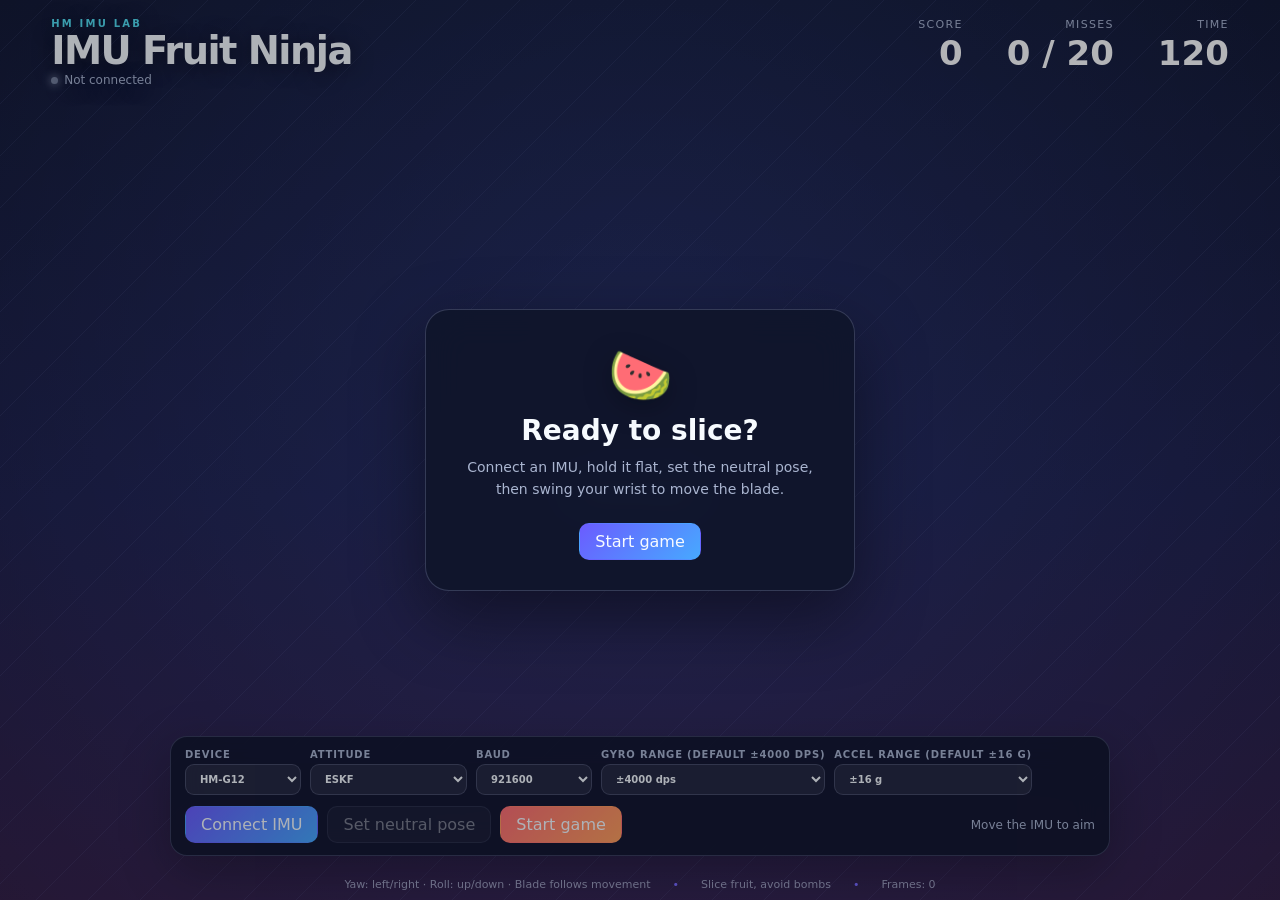
<file: index.html>
<!doctype html>
<html lang="en">
<head>
  <meta charset="utf-8">
  <meta http-equiv="refresh" content="0; url=fruit-ninja/index.html">
  <meta name="viewport" content="width=device-width, initial-scale=1">
  <title>IMU Fruit Ninja</title>
</head>
<body>
  <p>Opening <a href="fruit-ninja/index.html">IMU Fruit Ninja</a>…</p>
</body>
</html>
</file>
<file: fruit-ninja/style.css>
:root {
  color-scheme: dark;
  --ink: #f7fbff;
  --muted: #aab5d0;
  --panel: rgba(16, 21, 43, 0.88);
  --line: rgba(197, 211, 255, 0.2);
  --violet: #7768ff;
  --cyan: #54e1f4;
  --coral: #ff7a67;
  font-family: Inter, "Segoe UI", system-ui, sans-serif;
}

* { box-sizing: border-box; }
html, body { width: 100%; height: 100%; margin: 0; overflow: hidden; background: #080b1b; }
body { color: var(--ink); }
button, select { font: inherit; }

.game-shell { position: relative; width: 100%; height: 100%; overflow: hidden; isolation: isolate; }
#gameCanvas { position: absolute; inset: 0; width: 100%; height: 100%; touch-action: none; cursor: crosshair; }

.hud, .control-panel, .hint-bar { position: absolute; z-index: 3; }
.hud { top: 0; left: 0; right: 0; display: flex; justify-content: space-between; align-items: flex-start; padding: max(18px, env(safe-area-inset-top)) clamp(18px, 4vw, 54px) 16px; pointer-events: none; }
.title-block { display: grid; gap: 3px; text-shadow: 0 3px 20px rgba(0,0,0,.5); }
.eyebrow { color: var(--cyan); font-size: 10px; font-weight: 800; letter-spacing: .22em; }
h1 { margin: 0; font-size: clamp(23px, 3vw, 39px); line-height: 1; letter-spacing: -.04em; }
.status { display: inline-flex; width: max-content; align-items: center; gap: 6px; color: var(--muted); font-size: 12px; }
.status::before { content: ""; width: 7px; height: 7px; border-radius: 50%; background: #76809c; box-shadow: 0 0 10px currentColor; }
.status.connected { color: #6affb1; }.status.connected::before { background: #6affb1; }.status.error { color: #ff8577; }.status.error::before { background: #ff8577; }
.score-board { display: flex; gap: clamp(14px, 4vw, 44px); text-align: right; }
.score-board div { display: grid; gap: 2px; }.score-board span { color: var(--muted); font-size: 11px; text-transform: uppercase; letter-spacing: .12em; }.score-board strong { font-size: clamp(21px, 3vw, 34px); color: #fff; }

.control-panel { left: 50%; bottom: 44px; width: min(100% - 32px, 940px); transform: translateX(-50%); padding: 12px 14px; border: 1px solid var(--line); border-radius: 17px; background: var(--panel); box-shadow: 0 16px 50px rgba(0,0,0,.28); backdrop-filter: blur(16px); }
.control-row { display: flex; flex-wrap: wrap; align-items: end; gap: 9px; }.action-row { align-items: center; margin-top: 11px; }
label { display: grid; gap: 4px; color: var(--muted); font-size: 10px; font-weight: 700; letter-spacing: .08em; text-transform: uppercase; }
select { min-width: 116px; padding: 8px 26px 8px 10px; color: var(--ink); border: 1px solid var(--line); border-radius: 9px; outline: none; background: rgba(255,255,255,.08); }
select:focus { border-color: var(--cyan); }.button { min-height: 37px; padding: 8px 15px; color: var(--ink); border: 1px solid var(--line); border-radius: 10px; background: rgba(255,255,255,.08); cursor: pointer; transition: transform .15s, background .15s, border-color .15s; }.button:hover:not(:disabled) { transform: translateY(-1px); border-color: rgba(255,255,255,.5); background: rgba(255,255,255,.15); }.button:disabled { cursor: not-allowed; opacity: .45; }.button.primary { border-color: transparent; background: linear-gradient(135deg, #6b5cff, #47a9ff); }.button.accent { border-color: transparent; background: linear-gradient(135deg, #ff6d72, #ff9f5b); }.input-readout { margin-left: auto; color: var(--muted); font-size: 12px; }

.overlay { position: absolute; z-index: 4; inset: 0; display: grid; place-items: center; padding: 20px; background: rgba(5, 7, 18, .3); pointer-events: none; opacity: 1; transition: opacity .25s; }.overlay.hidden { opacity: 0; pointer-events: none; }.overlay-card { width: min(430px, 100%); padding: 35px 30px 30px; border: 1px solid var(--line); border-radius: 24px; text-align: center; background: rgba(16,21,43,.92); box-shadow: 0 25px 70px rgba(0,0,0,.45); backdrop-filter: blur(18px); pointer-events: auto; }.fruit-logo { font-size: 52px; filter: drop-shadow(0 7px 14px rgba(0,0,0,.3)); }.overlay-card h2 { margin: 8px 0 10px; font-size: 28px; }.overlay-card p { margin: 0 auto 22px; color: var(--muted); font-size: 14px; line-height: 1.55; }
.hint-bar { left: 0; right: 0; bottom: 0; display: flex; justify-content: center; gap: 22px; padding: 9px 16px max(9px, env(safe-area-inset-bottom)); color: rgba(220,230,255,.62); font-size: 11px; pointer-events: none; }.hint-bar span + span::before { content: "•"; margin-right: 22px; color: var(--violet); }

@media (max-width: 700px) { .hud { padding-inline: 14px; }.score-board { gap: 12px; }.control-panel { bottom: 41px; padding: 10px; }.control-row { gap: 7px; } label { flex: 1 1 100px; } select { width: 100%; min-width: 0; }.action-row .button { flex: 1 1 auto; }.input-readout { width: 100%; margin: 0; text-align: center; }.hint-bar { display: none; } }
</file>
